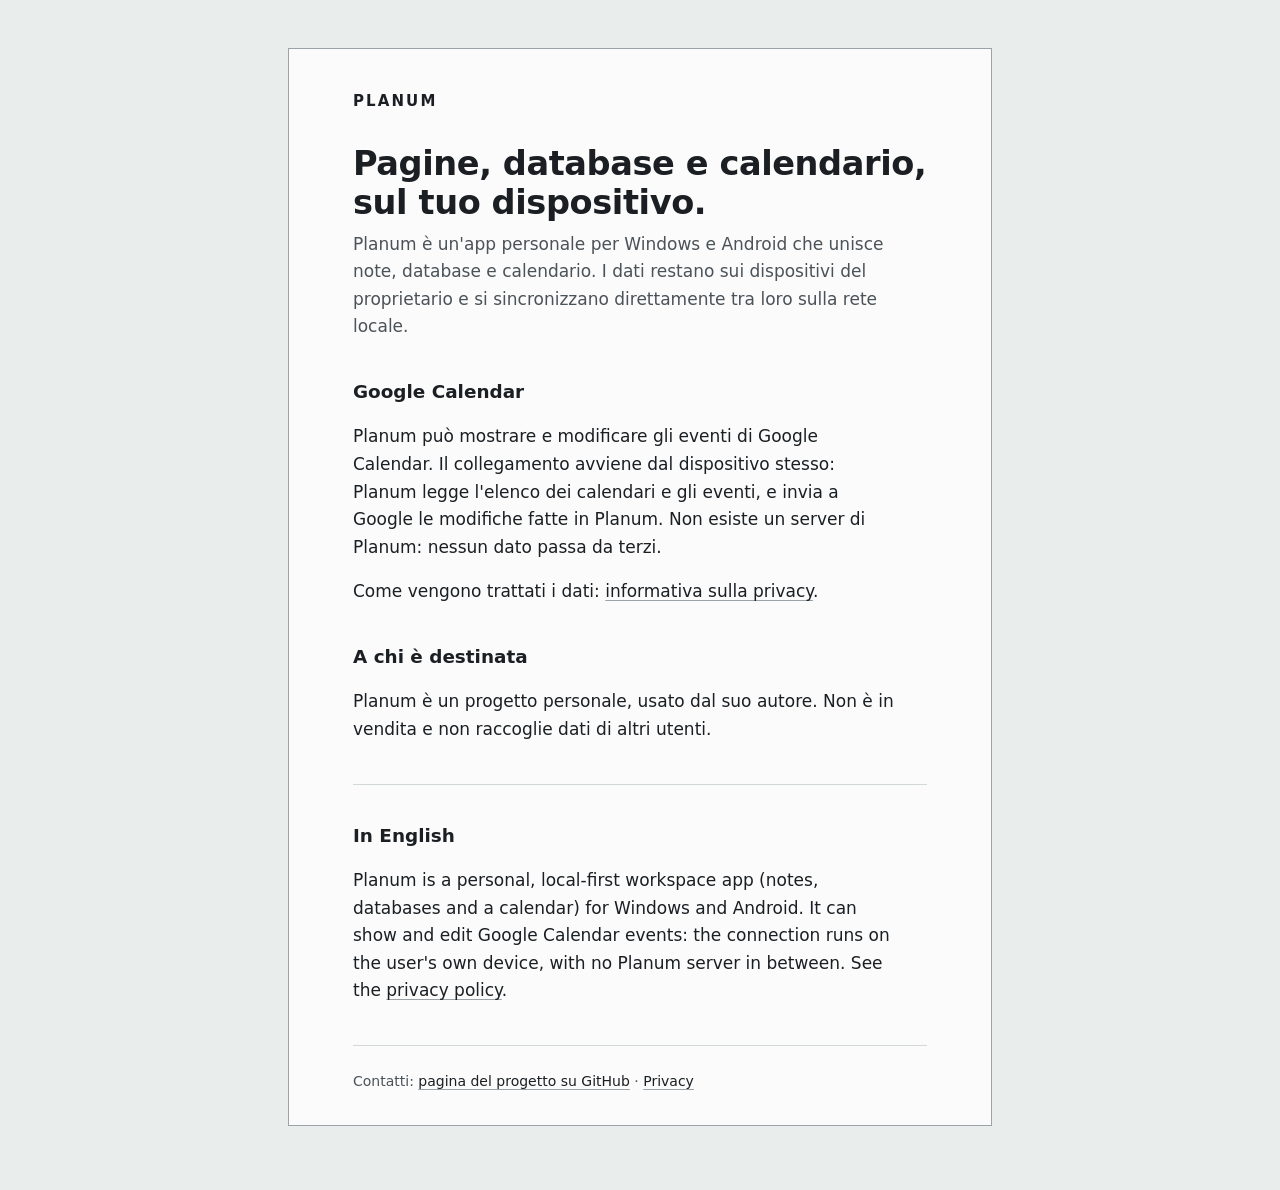
<file: index.html>
<!doctype html>
<html lang="it">
<head>
  <meta charset="utf-8">
  <meta name="viewport" content="width=device-width, initial-scale=1">
  <title>Planum</title>
  <meta name="description" content="Planum: workspace, database e calendario personali, local-first.">
  <link rel="stylesheet" href="style.css">
</head>
<body>
  <main>
    <p class="mark">Planum</p>
    <h1>Pagine, database e calendario, sul tuo dispositivo.</h1>
    <p class="lede">Planum è un'app personale per Windows e Android che unisce note, database e calendario. I dati restano sui dispositivi del proprietario e si sincronizzano direttamente tra loro sulla rete locale.</p>

    <h2>Google Calendar</h2>
    <p>Planum può mostrare e modificare gli eventi di Google Calendar. Il collegamento avviene dal dispositivo stesso: Planum legge l'elenco dei calendari e gli eventi, e invia a Google le modifiche fatte in Planum. Non esiste un server di Planum: nessun dato passa da terzi.</p>
    <p>Come vengono trattati i dati: <a href="privacy.html">informativa sulla privacy</a>.</p>

    <h2>A chi è destinata</h2>
    <p>Planum è un progetto personale, usato dal suo autore. Non è in vendita e non raccoglie dati di altri utenti.</p>

    <hr>
    <section lang="en">
      <h2>In English</h2>
      <p>Planum is a personal, local-first workspace app (notes, databases and a calendar) for Windows and Android. It can show and edit Google Calendar events: the connection runs on the user's own device, with no Planum server in between. See the <a href="privacy.html#en">privacy policy</a>.</p>
    </section>

    <hr>
    <footer>Contatti: <a href="https://github.com/lucaxthlon/planum-app/issues">pagina del progetto su GitHub</a> · <a href="privacy.html">Privacy</a></footer>
  </main>
</body>
</html>
</file>
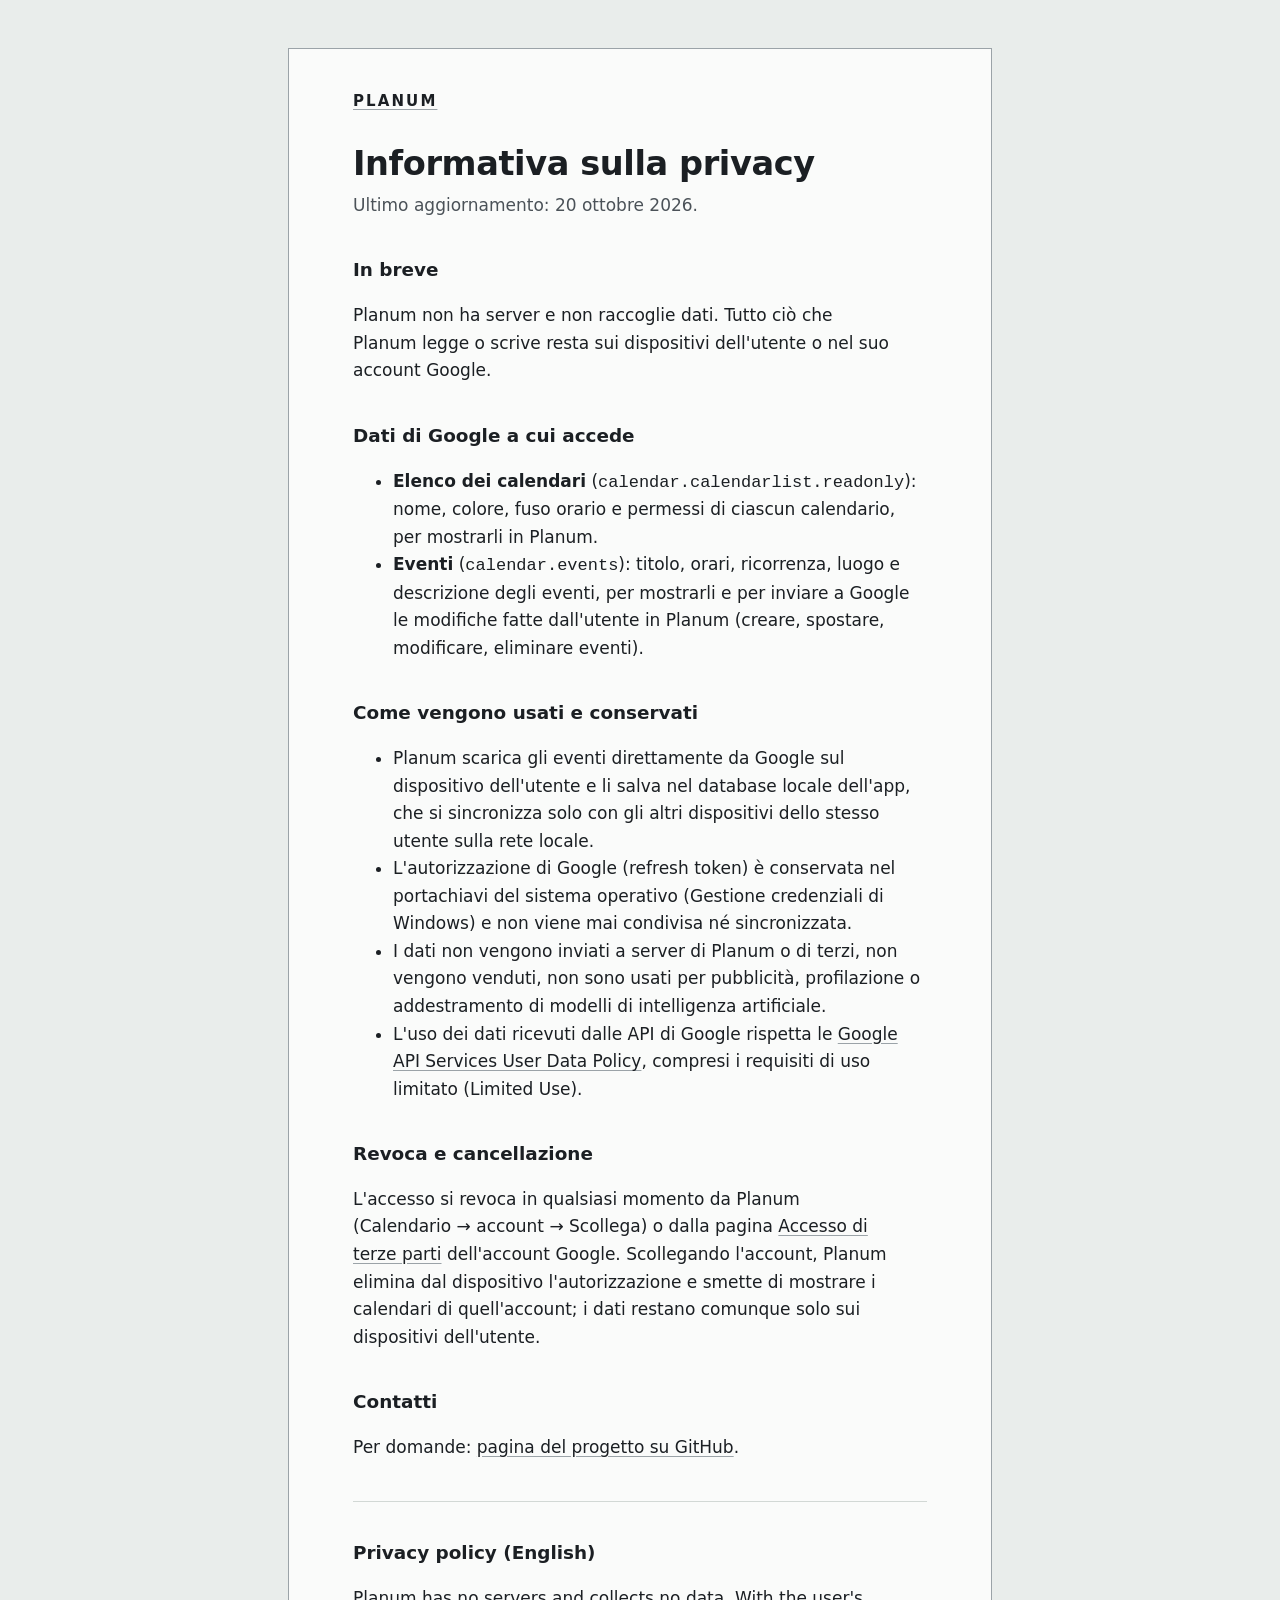
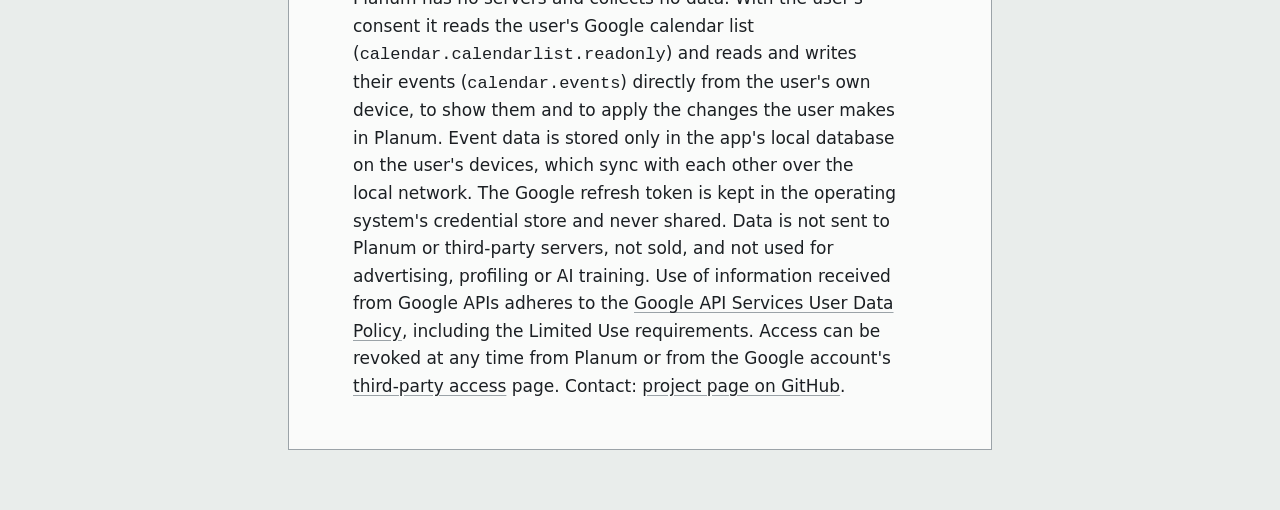
<file: privacy.html>
<!doctype html>
<html lang="it">
<head>
  <meta charset="utf-8">
  <meta name="viewport" content="width=device-width, initial-scale=1">
  <title>Privacy · Planum</title>
  <meta name="description" content="Informativa sulla privacy di Planum.">
  <link rel="stylesheet" href="style.css">
</head>
<body>
  <main>
    <p class="mark"><a href="index.html">Planum</a></p>
    <h1>Informativa sulla privacy</h1>
    <p class="lede">Ultimo aggiornamento: 20 ottobre 2026.</p>

    <h2>In breve</h2>
    <p>Planum non ha server e non raccoglie dati. Tutto ciò che Planum legge o scrive resta sui dispositivi dell'utente o nel suo account Google.</p>

    <h2>Dati di Google a cui accede</h2>
    <ul>
      <li><strong>Elenco dei calendari</strong> (<code>calendar.calendarlist.readonly</code>): nome, colore, fuso orario e permessi di ciascun calendario, per mostrarli in Planum.</li>
      <li><strong>Eventi</strong> (<code>calendar.events</code>): titolo, orari, ricorrenza, luogo e descrizione degli eventi, per mostrarli e per inviare a Google le modifiche fatte dall'utente in Planum (creare, spostare, modificare, eliminare eventi).</li>
    </ul>

    <h2>Come vengono usati e conservati</h2>
    <ul>
      <li>Planum scarica gli eventi direttamente da Google sul dispositivo dell'utente e li salva nel database locale dell'app, che si sincronizza solo con gli altri dispositivi dello stesso utente sulla rete locale.</li>
      <li>L'autorizzazione di Google (refresh token) è conservata nel portachiavi del sistema operativo (Gestione credenziali di Windows) e non viene mai condivisa né sincronizzata.</li>
      <li>I dati non vengono inviati a server di Planum o di terzi, non vengono venduti, non sono usati per pubblicità, profilazione o addestramento di modelli di intelligenza artificiale.</li>
      <li>L'uso dei dati ricevuti dalle API di Google rispetta le <a href="https://developers.google.com/terms/api-services-user-data-policy">Google API Services User Data Policy</a>, compresi i requisiti di uso limitato (Limited Use).</li>
    </ul>

    <h2>Revoca e cancellazione</h2>
    <p>L'accesso si revoca in qualsiasi momento da Planum (Calendario → account → Scollega) o dalla pagina <a href="https://myaccount.google.com/permissions">Accesso di terze parti</a> dell'account Google. Scollegando l'account, Planum elimina dal dispositivo l'autorizzazione e smette di mostrare i calendari di quell'account; i dati restano comunque solo sui dispositivi dell'utente.</p>

    <h2>Contatti</h2>
    <p>Per domande: <a href="https://github.com/lucaxthlon/planum-app/issues">pagina del progetto su GitHub</a>.</p>

    <hr>
    <section id="en" lang="en">
      <h2>Privacy policy (English)</h2>
      <p>Planum has no servers and collects no data. With the user's consent it reads the user's Google calendar list (<code>calendar.calendarlist.readonly</code>) and reads and writes their events (<code>calendar.events</code>) directly from the user's own device, to show them and to apply the changes the user makes in Planum. Event data is stored only in the app's local database on the user's devices, which sync with each other over the local network. The Google refresh token is kept in the operating system's credential store and never shared. Data is not sent to Planum or third-party servers, not sold, and not used for advertising, profiling or AI training. Use of information received from Google APIs adheres to the <a href="https://developers.google.com/terms/api-services-user-data-policy">Google API Services User Data Policy</a>, including the Limited Use requirements. Access can be revoked at any time from Planum or from the Google account's <a href="https://myaccount.google.com/permissions">third-party access</a> page. Contact: <a href="https://github.com/lucaxthlon/planum-app/issues">project page on GitHub</a>.</p>
    </section>
  </main>
</body>
</html>
</file>
<file: style.css>
:root {
  --film: #e9edeb;
  --sheet: #fafbfa;
  --ink: #1b1f23;
  --ink-2: #4b5258;
  --rule: #d2d8d5;
  --rule-strong: #9ba3a8;
  --red: #c4231c;
  color-scheme: light dark;
}

@media (prefers-color-scheme: dark) {
  :root {
    --film: #111416;
    --sheet: #181b1e;
    --ink: #e3e7e5;
    --ink-2: #aab2b6;
    --rule: #2b3135;
    --rule-strong: #4a535a;
    --red: #ff5a4c;
  }
}

* {
  box-sizing: border-box;
}

body {
  margin: 0;
  padding: 48px 16px 64px;
  background: var(--film);
  color: var(--ink);
  font: 17px/1.62 "Segoe UI", system-ui, -apple-system, sans-serif;
}

main {
  max-width: 44rem;
  margin: 0 auto;
  padding: 40px clamp(20px, 6vw, 64px) 32px;
  background: var(--sheet);
  border: 1px solid var(--rule-strong);
}

.mark {
  margin: 0 0 32px;
  font-size: 15px;
  font-weight: 760;
  letter-spacing: 0.14em;
  text-transform: uppercase;
}

h1 {
  margin: 0 0 8px;
  font-size: 2.1rem;
  line-height: 1.15;
  letter-spacing: -0.012em;
  font-stretch: 86%;
}

h2 {
  margin: 36px 0 8px;
  font-size: 1.15rem;
  font-weight: 650;
}

.lede {
  margin: 0 0 24px;
  color: var(--ink-2);
}

p,
li {
  max-width: 34rem;
}

a {
  color: var(--ink);
  text-decoration-color: var(--rule-strong);
  text-underline-offset: 3px;
}

a:hover {
  text-decoration-color: var(--red);
}

hr {
  margin: 40px 0 24px;
  border: 0;
  border-top: 1px solid var(--rule);
}

footer {
  font-size: 14px;
  color: var(--ink-2);
}
</file>
